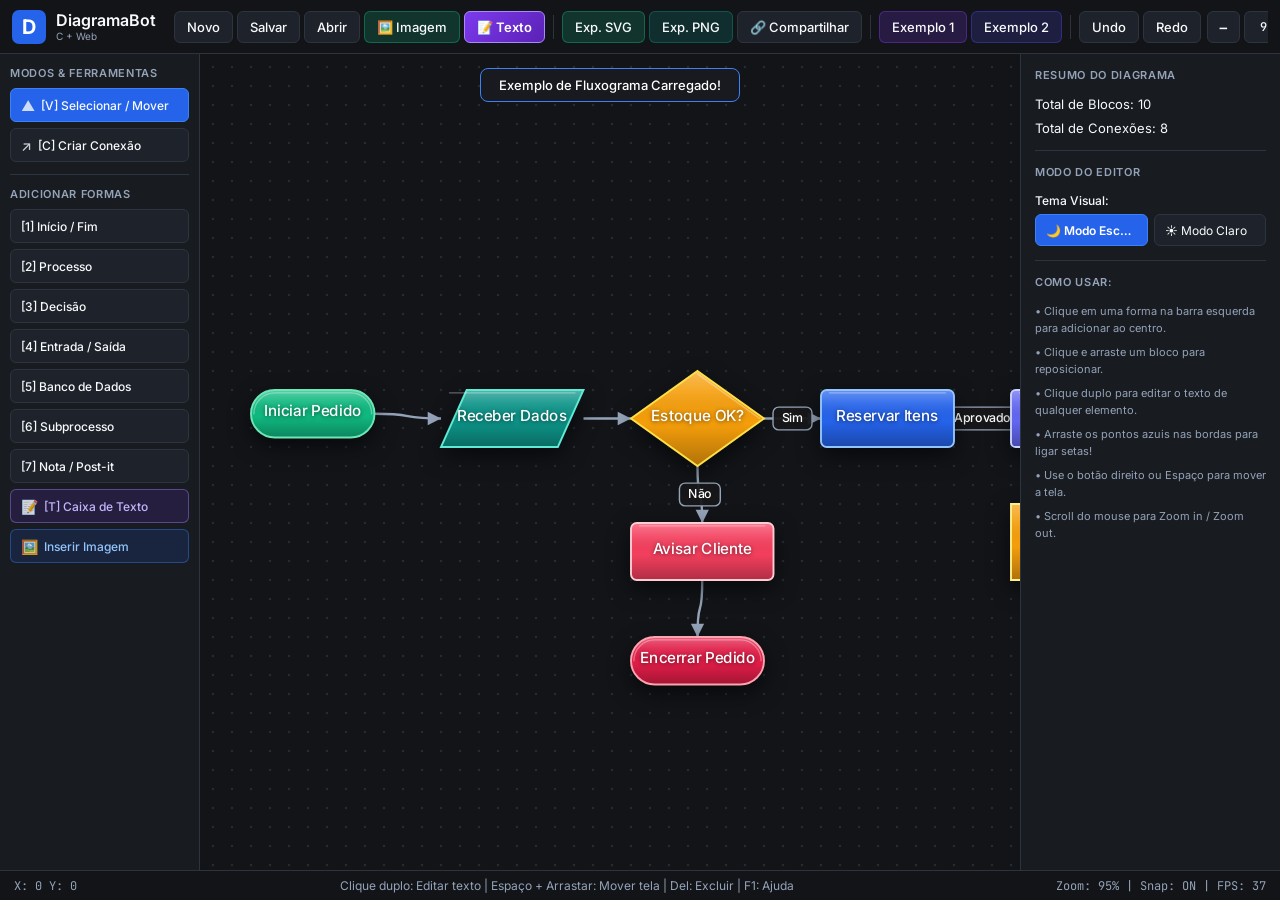
<file: docs/index.html>
<!DOCTYPE html>
<html lang="pt-BR">
<head>
  <meta charset="UTF-8" />
  <meta name="viewport" content="width=device-width, initial-scale=1.0" />
  <title>DiagramaBot — Editor de Fluxogramas em C + Web</title>
  <meta name="description" content="Editor de diagramas e fluxogramas profissional no navegador. Crie, conecte e exporte fluxogramas com canvas infinito, zoom e exportação SVG/PNG." />
  <link rel="preconnect" href="https://fonts.googleapis.com" />
  <link rel="preconnect" href="https://fonts.gstatic.com" crossorigin />
  <link href="https://fonts.googleapis.com/css2?family=Inter:wght@400;500;600;700&family=JetBrains+Mono:wght@400;500&family=Outfit:wght@400;500;600;700&family=Playfair+Display:wght@400;600;700&family=Caveat:wght@400;600;700&display=swap" rel="stylesheet" />
  <link rel="stylesheet" href="style.css" />
</head>
<body>
  <!-- Top Bar -->
  <header id="topbar">
    <div id="logo">
      <div id="logo-icon">D</div>
      <div id="logo-text">
        <span id="logo-name">DiagramaBot</span>
        <span id="logo-sub">C + Web</span>
      </div>
    </div>

    <div id="topbar-actions">
      <div class="btn-group">
        <button class="btn" id="btn-new" title="Novo diagrama">Novo</button>
        <button class="btn" id="btn-save" title="Salvar (Ctrl+S)">Salvar</button>
        <button class="btn" id="btn-load" title="Abrir arquivo">Abrir</button>
        <button class="btn btn-emerald" id="btn-import-img" title="Importar imagem para o quadro (ou arraste/cole com Ctrl+V)">🖼️ Imagem</button>
        <button class="btn btn-text-add" id="btn-add-text" title="Adicionar Caixa de Texto auto-ajustável [T]">📝 Texto</button>
        <input type="file" id="file-input" accept=".diag,.json" style="display:none" />
        <input type="file" id="image-file-input" accept="image/*" style="display:none" />
      </div>

      <div class="separator"></div>

      <div class="btn-group">
        <button class="btn btn-emerald" id="btn-export-svg" title="Exportar SVG">Exp. SVG</button>
        <button class="btn btn-teal" id="btn-export-png" title="Exportar PNG">Exp. PNG</button>
        <button class="btn btn-share" id="btn-share" title="Compartilhar diagrama instantaneamente via Link (URL)">🔗 Compartilhar</button>
      </div>

      <div class="separator"></div>

      <div class="btn-group">
        <button class="btn btn-purple" id="btn-example1" title="Carregar Exemplo 1">Exemplo 1</button>
        <button class="btn btn-indigo" id="btn-example2" title="Carregar Exemplo 2">Exemplo 2</button>
      </div>

      <div class="separator"></div>

      <div class="btn-group">
        <button class="btn" id="btn-undo" title="Desfazer (Ctrl+Z)">Undo</button>
        <button class="btn" id="btn-redo" title="Refazer (Ctrl+Y)">Redo</button>
      </div>

      <div class="btn-group zoom-group">
        <button class="btn icon-btn" id="btn-zoom-out" title="Zoom Out">−</button>
        <button class="btn zoom-label" id="btn-zoom-reset" title="Resetar Zoom">100%</button>
        <button class="btn icon-btn" id="btn-zoom-in" title="Zoom In">+</button>
      </div>

      <div class="btn-group">
        <button class="btn toggle-btn" id="btn-grid" title="Grade">Grid</button>
        <button class="btn toggle-btn" id="btn-snap" title="Snap to Grid">Snap</button>
        <button class="btn toggle-btn btn-theme" id="btn-theme" title="Alternar Modo Claro / Escuro">☀️ Modo Claro</button>
      </div>

      <button class="btn icon-btn" id="btn-help" title="Ajuda (F1)">?</button>
    </div>
  </header>

  <!-- Main Layout -->
  <div id="layout">
    <!-- Left Sidebar -->
    <aside id="sidebar-left">
      <div class="sidebar-section">
        <div class="sidebar-label">MODOS &amp; FERRAMENTAS</div>
        <button class="tool-btn active" id="tool-select" data-tool="select">
          <span class="tool-icon">▲</span> [V] Selecionar / Mover
        </button>
        <button class="tool-btn" id="tool-connect" data-tool="connect">
          <span class="tool-icon">↗</span> [C] Criar Conexão
        </button>
      </div>

      <div class="sidebar-divider"></div>

      <div class="sidebar-section">
        <div class="sidebar-label">ADICIONAR FORMAS</div>
        <button class="shape-btn" data-shape="terminator">[1] Início / Fim</button>
        <button class="shape-btn" data-shape="process">[2] Processo</button>
        <button class="shape-btn" data-shape="decision">[3] Decisão</button>
        <button class="shape-btn" data-shape="data">[4] Entrada / Saída</button>
        <button class="shape-btn" data-shape="database">[5] Banco de Dados</button>
        <button class="shape-btn" data-shape="subprocess">[6] Subprocesso</button>
        <button class="shape-btn" data-shape="note">[7] Nota / Post-it</button>
        <button class="shape-btn shape-btn-text" id="btn-side-text" title="Adicionar Caixa de Texto auto-ajustável [T]">
          <span class="tool-icon">📝</span> [T] Caixa de Texto
        </button>
        <button class="shape-btn shape-btn-image" id="btn-side-import-img" title="Importar imagem do computador ou arraste para o quadro">
          <span class="tool-icon">🖼️</span> Inserir Imagem
        </button>
      </div>
    </aside>

    <!-- Canvas Container -->
    <main id="canvas-container">
      <canvas id="canvas"></canvas>

      <!-- Inline text editor -->
      <div id="text-editor" style="display:none">
        <textarea id="text-input" maxlength="4096" autocomplete="off" spellcheck="false" rows="1"></textarea>
      </div>

      <!-- Drag & Drop Overlay -->
      <div id="drop-overlay" style="display:none">
        <div class="drop-modal-box">
          <div class="drop-icon">🖼️</div>
          <div class="drop-title">Solte a imagem aqui</div>
          <div class="drop-subtitle">Ela será inserida diretamente no seu quadro!</div>
        </div>
      </div>

      <!-- Toast notification -->
      <div id="toast"></div>
    </main>

    <!-- Right Sidebar (Inspector) -->
    <aside id="sidebar-right">
      <div id="inspector-content">
        <!-- Populated by JS -->
      </div>
    </aside>
  </div>

  <!-- Status Bar -->
  <footer id="statusbar">
    <span id="status-coords">X: 0  Y: 0</span>
    <span id="status-tip">Clique duplo: Editar texto  |  Espaço + Arrastar: Mover tela  |  Del: Excluir  |  F1: Ajuda</span>
    <span id="status-right">Zoom: 100%  |  Snap: ON  |  FPS: 60</span>
  </footer>

  <!-- Share Modal -->
  <div id="share-overlay" class="modal-overlay" style="display:none">
    <div id="share-modal" class="modal-card">
      <div class="modal-header">
        <div class="modal-title-wrap">
          <span class="modal-badge-icon">🔗</span>
          <div>
            <h2>Compartilhar Diagrama</h2>
            <p class="modal-subtitle">Qualquer pessoa com este link pode visualizar seu fluxograma instantaneamente</p>
          </div>
        </div>
        <button id="share-close" class="modal-close-btn" title="Fechar">✕</button>
      </div>
      <div class="modal-divider"></div>
      <div class="modal-body">
        <label class="modal-label" for="share-url-input">Link exclusivo do seu diagrama:</label>
        <div class="share-input-row">
          <input type="text" id="share-url-input" readonly spellcheck="false" />
          <button id="share-copy-btn" class="btn btn-accent">Copiar Link</button>
        </div>
        <div class="share-info-badge">
          <span>⚡ <strong>100% Client-Side:</strong> Seu diagrama está compactado dentro do próprio link, sem necessidade de banco de dados ou cadastro!</span>
        </div>
        <div class="modal-actions-row">
          <button id="share-copy-png-btn" class="btn btn-secondary">📋 Copiar Imagem (PNG)</button>
          <button id="share-open-tab-btn" class="btn btn-secondary">↗ Testar em Nova Aba</button>
        </div>
      </div>
    </div>
  </div>

  <!-- Help Modal -->
  <div id="help-overlay" style="display:none">
    <div id="help-modal">
      <div id="help-header">
        <h2>Atalhos do DiagramaBot</h2>
        <button id="help-close">✕</button>
      </div>
      <div id="help-divider"></div>
      <div id="help-shortcuts">
        <div class="shortcut-row"><span class="shortcut-key">Espaço + Arrastar / Botão Direito</span><span class="shortcut-desc">Mover a tela (Pan)</span></div>
        <div class="shortcut-row"><span class="shortcut-key">Scroll do Mouse</span><span class="shortcut-desc">Zoom in / Zoom out</span></div>
        <div class="shortcut-row"><span class="shortcut-key">Clique Duplo no Bloco / Conexão</span><span class="shortcut-desc">Editar texto inline</span></div>
        <div class="shortcut-row"><span class="shortcut-key">Del ou Backspace</span><span class="shortcut-desc">Excluir elemento selecionado</span></div>
        <div class="shortcut-row"><span class="shortcut-key">Ctrl + D</span><span class="shortcut-desc">Duplicar bloco selecionado</span></div>
        <div class="shortcut-row"><span class="shortcut-key">Ctrl + Z / Ctrl + Y</span><span class="shortcut-desc">Desfazer / Refazer alteração</span></div>
        <div class="shortcut-row"><span class="shortcut-key">Ctrl + S</span><span class="shortcut-desc">Salvar diagrama</span></div>
        <div class="shortcut-row"><span class="shortcut-key">Teclas 1 a 7</span><span class="shortcut-desc">Inserir formas rapidamente</span></div>
        <div class="shortcut-row"><span class="shortcut-key">Tecla T ou [8]</span><span class="shortcut-desc">Inserir Caixa de Texto auto-ajustável</span></div>
        <div class="shortcut-row"><span class="shortcut-key">Arrastar Imagem / Ctrl + V</span><span class="shortcut-desc">Importar ou colar imagem no quadro</span></div>
        <div class="shortcut-row"><span class="shortcut-key">Alças dos cantos</span><span class="shortcut-desc">Redimensionar bloco ou imagem selecionada</span></div>
        <div class="shortcut-row"><span class="shortcut-key">Tecla V / C</span><span class="shortcut-desc">Modo Selecionar / Modo Conectar</span></div>
        <div class="shortcut-row"><span class="shortcut-key">Tecla G / S</span><span class="shortcut-desc">Alternar Grid / Alternar Snap</span></div>
        <div class="shortcut-row"><span class="shortcut-key">ESC</span><span class="shortcut-desc">Cancelar conexão ou fechar janela</span></div>
      </div>
      <button id="help-ok" class="btn btn-accent">Entendido</button>
    </div>
  </div>

  <script src="diagram.js"></script>
  <script src="renderer.js"></script>
  <script src="storage.js"></script>
  <script src="templates.js"></script>
  <script src="ui.js"></script>
  <script src="main.js"></script>
</body>
</html>
</file>
<file: docs/style.css>
/* ============================================================
   DiagramaBot Web — style.css
   Dark modern theme, pixel-perfect mirror of the C/Raylib app
   ============================================================ */

*, *::before, *::after { box-sizing: border-box; margin: 0; padding: 0; }

:root {
  --bg-navbar:    #12141800;
  --bg-navbar-s:  #121418;
  --bg-sidebar:   #181b20;
  --bg-panel:     #1e222a;
  --border:       #2d3440;
  --text-primary: #f8fafc;
  --text-muted:   #94a3b8;
  --accent:       #2563eb;
  --accent-hover: #3b82f6;
  --danger:       #e11d48;
  --emerald:      #10b981;
  --teal:         #0d9488;
  --purple:       #7c3aed;
  --indigo:       #4f46e5;
  --amber:        #d97706;
  --topbar-h:     54px;
  --sidebar-l:    200px;
  --sidebar-r:    260px;
  --statusbar-h:  30px;
}

html, body {
  width: 100%;
  height: 100%;
  overflow: hidden;
  font-family: 'Inter', sans-serif;
  background: #121418;
  color: var(--text-primary);
  font-size: 14px;
  user-select: none;
}

/* ── TOP BAR ── */
#topbar {
  position: fixed;
  top: 0; left: 0; right: 0;
  height: var(--topbar-h);
  background: var(--bg-navbar-s);
  border-bottom: 1.5px solid var(--border);
  display: flex;
  align-items: center;
  padding: 0 12px;
  gap: 8px;
  z-index: 100;
}

#logo {
  display: flex;
  align-items: center;
  gap: 10px;
  margin-right: 10px;
}

#logo-icon {
  width: 34px;
  height: 34px;
  background: var(--accent);
  border-radius: 7px;
  display: flex;
  align-items: center;
  justify-content: center;
  font-size: 20px;
  font-weight: 700;
  color: #fff;
  flex-shrink: 0;
}

#logo-text {
  display: flex;
  flex-direction: column;
  line-height: 1.2;
}
#logo-name { font-size: 16px; font-weight: 600; }
#logo-sub  { font-size: 10px; color: var(--text-muted); }

#topbar-actions {
  display: flex;
  align-items: center;
  gap: 6px;
  flex-wrap: nowrap;
  overflow-x: auto;
}

.btn-group { display: flex; align-items: center; gap: 4px; }

.btn {
  height: 32px;
  padding: 0 12px;
  border: 1.5px solid var(--border);
  border-radius: 6px;
  background: var(--bg-panel);
  color: var(--text-primary);
  cursor: pointer;
  font-family: 'Inter', sans-serif;
  font-size: 13px;
  font-weight: 500;
  transition: background 0.15s, border-color 0.15s, transform 0.08s;
  white-space: nowrap;
  display: flex;
  align-items: center;
  gap: 4px;
}
.btn:hover { background: #252b36; border-color: #3d4757; }
.btn:active { transform: scale(0.96); }

.btn.active, .btn.toggle-btn.active { background: var(--accent); border-color: var(--accent-hover); }

.icon-btn { padding: 0 10px; font-size: 16px; }
.zoom-label { min-width: 52px; justify-content: center; font-family: 'JetBrains Mono', monospace; font-size: 12px; }

.btn-emerald { background: rgba(16,185,129,.2); border-color: rgba(16,185,129,.4); }
.btn-emerald:hover { background: rgba(16,185,129,.35); }
.btn-teal    { background: rgba(13,148,136,.2); border-color: rgba(13,148,136,.4); }
.btn-teal:hover { background: rgba(13,148,136,.35); }
.btn-purple  { background: rgba(124,58,237,.2); border-color: rgba(124,58,237,.4); }
.btn-purple:hover { background: rgba(124,58,237,.35); }
.btn-indigo  { background: rgba(79,70,229,.2); border-color: rgba(79,70,229,.4); }
.btn-indigo:hover { background: rgba(79,70,229,.35); }
.btn-accent  { background: var(--accent); border-color: var(--accent-hover); color: #fff; }
.btn-accent:hover { background: var(--accent-hover); }

.separator {
  width: 1px;
  height: 24px;
  background: var(--border);
  margin: 0 2px;
  flex-shrink: 0;
}

/* ── MAIN LAYOUT ── */
#layout {
  position: fixed;
  top: var(--topbar-h);
  left: 0;
  right: 0;
  bottom: var(--statusbar-h);
  display: flex;
}

/* ── SIDEBARS ── */
aside {
  background: var(--bg-sidebar);
  flex-shrink: 0;
  overflow-y: auto;
  overflow-x: hidden;
  z-index: 50;
}

#sidebar-left {
  width: var(--sidebar-l);
  border-right: 1.5px solid var(--border);
  padding: 12px 10px;
}

#sidebar-right {
  width: var(--sidebar-r);
  border-left: 1.5px solid var(--border);
  padding: 14px 14px;
}

.sidebar-label {
  font-size: 11px;
  font-weight: 600;
  color: var(--text-muted);
  letter-spacing: 0.06em;
  margin-bottom: 8px;
}

.sidebar-section { margin-bottom: 4px; }

.sidebar-divider {
  height: 1px;
  background: var(--border);
  margin: 12px 0;
}

.tool-btn, .shape-btn {
  width: 100%;
  height: 34px;
  border: 1.5px solid var(--border);
  border-radius: 6px;
  background: var(--bg-panel);
  color: var(--text-primary);
  cursor: pointer;
  font-family: 'Inter', sans-serif;
  font-size: 12px;
  font-weight: 500;
  text-align: left;
  padding: 0 10px;
  margin-bottom: 6px;
  transition: background 0.15s, border-color 0.15s;
  display: flex;
  align-items: center;
  gap: 6px;
}

.tool-btn:hover, .shape-btn:hover { background: #252b36; border-color: #3d4757; }
.tool-btn.active { background: var(--accent); border-color: var(--accent-hover); }

.tool-icon { font-size: 14px; opacity: .8; }

/* ── CANVAS ── */
#canvas-container {
  flex: 1;
  position: relative;
  overflow: hidden;
  background: #121418;
}

#canvas {
  position: absolute;
  top: 0; left: 0;
  display: block;
  cursor: default;
}

/* ── INLINE TEXT EDITOR ── */
#text-editor {
  position: absolute;
  z-index: 200;
  pointer-events: none;
}

#text-editor.visible { pointer-events: auto; }

#text-input {
  width: 100%;
  height: 100%;
  background: rgba(24,27,32,.97);
  border: 2px solid var(--accent-hover);
  border-radius: 6px;
  color: #fff;
  font-family: 'Inter', sans-serif;
  font-size: 14px;
  text-align: center;
  outline: none;
  padding: 0 8px;
  box-shadow: 0 0 0 3px rgba(59,130,246,.25);
}

/* ── TOAST ── */
#toast {
  position: absolute;
  top: 14px;
  left: 50%;
  transform: translateX(-50%);
  background: rgba(24,27,32,.96);
  border: 1.5px solid var(--accent-hover);
  border-radius: 8px;
  color: #fff;
  font-size: 13px;
  font-weight: 500;
  padding: 8px 18px;
  pointer-events: none;
  opacity: 0;
  transition: opacity 0.2s;
  z-index: 300;
  white-space: nowrap;
}
#toast.visible { opacity: 1; }

/* ── STATUS BAR ── */
#statusbar {
  position: fixed;
  bottom: 0; left: 0; right: 0;
  height: var(--statusbar-h);
  background: var(--bg-navbar-s);
  border-top: 1px solid var(--border);
  display: flex;
  align-items: center;
  justify-content: space-between;
  padding: 0 14px;
  font-size: 12px;
  color: var(--text-muted);
  font-family: 'JetBrains Mono', monospace;
  z-index: 100;
}
#status-tip { text-align: center; font-family: 'Inter', sans-serif; }

/* ── INSPECTOR (right sidebar) ── */
.inspector-title {
  font-size: 11px;
  font-weight: 600;
  color: var(--text-muted);
  letter-spacing: .06em;
  margin-bottom: 14px;
}

.inspector-row { margin-bottom: 14px; }
.inspector-row label {
  display: block;
  font-size: 12px;
  color: var(--text-primary);
  margin-bottom: 6px;
  font-weight: 500;
}

.inspector-btn {
  width: 100%;
  height: 32px;
  border: 1.5px solid var(--border);
  border-radius: 6px;
  background: var(--bg-panel);
  color: var(--text-primary);
  cursor: pointer;
  font-family: 'Inter', sans-serif;
  font-size: 12px;
  text-align: left;
  padding: 0 10px;
  overflow: hidden;
  text-overflow: ellipsis;
  white-space: nowrap;
  transition: background 0.12s;
}
.inspector-btn:hover { background: #252b36; }
.inspector-btn.active {
  background: var(--accent) !important;
  color: #fff !important;
  border-color: var(--accent-hover) !important;
  font-weight: 600;
}

.btn-theme.is-white {
  background: #f8fafc;
  color: #0f172a;
  border-color: #cbd5e1;
  font-weight: 600;
}
.btn-theme.is-white:hover {
  background: #e2e8f0;
  border-color: #94a3b8;
}

.inspector-danger {
  width: 100%;
  height: 32px;
  border: 1.5px solid rgba(225,29,72,.5);
  border-radius: 6px;
  background: rgba(225,29,72,.15);
  color: #fda4af;
  cursor: pointer;
  font-family: 'Inter', sans-serif;
  font-size: 12px;
  font-weight: 500;
  transition: background 0.12s;
}
.inspector-danger:hover { background: rgba(225,29,72,.3); }

.inspector-divider { height: 1px; background: var(--border); margin: 14px 0; }

/* Color palette */
.color-palette {
  display: grid;
  grid-template-columns: repeat(4, 1fr);
  gap: 6px;
}
.color-swatch {
  height: 26px;
  border-radius: 5px;
  border: 1.5px solid var(--border);
  cursor: pointer;
  transition: transform 0.1s, border-color 0.1s;
}
.color-swatch:hover { transform: scale(1.1); }
.color-swatch.selected { border-color: #fff; border-width: 2px; }

/* Size buttons */
.size-btns { display: flex; gap: 6px; }
.size-btn {
  flex: 1;
  height: 28px;
  border: 1.5px solid var(--border);
  border-radius: 6px;
  background: var(--bg-panel);
  color: var(--text-primary);
  cursor: pointer;
  font-size: 12px;
  transition: background 0.12s;
}
.size-btn:hover { background: #252b36; }

/* Chips */
.chips { display: flex; gap: 4px; }
.chip {
  flex: 1;
  height: 26px;
  border: 1.5px solid var(--border);
  border-radius: 5px;
  background: var(--bg-panel);
  color: var(--text-muted);
  cursor: pointer;
  font-size: 11px;
  font-weight: 500;
  transition: background 0.1s, color 0.1s;
}
.chip:hover { background: var(--accent); color: #fff; border-color: var(--accent-hover); }

/* Summary / Tips */
.summary-stat { font-size: 13px; margin-bottom: 8px; color: var(--text-primary); }
.tip { font-size: 11px; color: var(--text-muted); margin-bottom: 8px; line-height: 1.5; }

/* ── HELP MODAL ── */
#help-overlay {
  position: fixed;
  inset: 0;
  background: rgba(0,0,0,.7);
  z-index: 1000;
  display: flex;
  align-items: center;
  justify-content: center;
}

#help-modal {
  width: 540px;
  background: var(--bg-sidebar);
  border: 1.5px solid var(--accent);
  border-radius: 10px;
  padding: 24px;
  animation: modal-in .18s ease;
}

@keyframes modal-in {
  from { opacity: 0; transform: scale(.95) translateY(-10px); }
  to   { opacity: 1; transform: scale(1) translateY(0); }
}

#help-header {
  display: flex;
  align-items: center;
  justify-content: space-between;
  margin-bottom: 16px;
}
#help-header h2 { font-size: 18px; font-weight: 600; }
#help-close {
  width: 28px; height: 28px;
  border: 1.5px solid var(--border);
  border-radius: 6px;
  background: var(--bg-panel);
  color: var(--text-muted);
  cursor: pointer;
  font-size: 14px;
}
#help-close:hover { color: #fff; background: var(--danger); border-color: transparent; }

#help-divider { height: 1px; background: var(--border); margin-bottom: 16px; }

.shortcut-row {
  display: flex;
  gap: 12px;
  margin-bottom: 12px;
  align-items: baseline;
}
.shortcut-key {
  font-size: 13px;
  color: var(--accent-hover);
  font-family: 'JetBrains Mono', monospace;
  min-width: 270px;
  flex-shrink: 0;
}
.shortcut-desc { font-size: 13px; color: var(--text-muted); }

#help-ok {
  display: block;
  margin: 20px auto 0;
  padding: 0 32px;
  height: 36px;
}

/* ── SCROLLBAR ── */
::-webkit-scrollbar { width: 6px; }
::-webkit-scrollbar-track { background: transparent; }
::-webkit-scrollbar-thumb { background: var(--border); border-radius: 3px; }
::-webkit-scrollbar-thumb:hover { background: #3d4757; }

/* ── LIGHT THEME COMPLETE UI STYLES ── */
body.light-theme {
  --bg-navbar-s:  #ffffff;
  --bg-sidebar:   #f8fafc;
  --bg-panel:     #f1f5f9;
  --border:       #e2e8f0;
  --text-primary: #0f172a;
  --text-muted:   #64748b;
  background:     #ffffff;
}

body.light-theme #topbar {
  background: #ffffff;
  border-bottom: 1.5px solid #e2e8f0;
  box-shadow: 0 1px 3px rgba(0,0,0,0.06);
}

body.light-theme aside {
  background: #f8fafc;
}

body.light-theme #sidebar-left {
  border-right: 1.5px solid #e2e8f0;
}

body.light-theme #sidebar-right {
  border-left: 1.5px solid #e2e8f0;
}

body.light-theme #statusbar {
  background: #f8fafc;
  border-top: 1.5px solid #e2e8f0;
  color: #64748b;
}

body.light-theme .btn {
  background: #ffffff;
  border-color: #cbd5e1;
  color: #1e293b;
}

body.light-theme .btn:hover {
  background: #f1f5f9;
  border-color: #94a3b8;
}

body.light-theme .tool-btn,
body.light-theme .shape-btn {
  background: #ffffff;
  border-color: #e2e8f0;
  color: #1e293b;
}

body.light-theme .tool-btn:hover,
body.light-theme .shape-btn:hover {
  background: #f1f5f9;
  border-color: #cbd5e1;
}

body.light-theme .tool-btn.active {
  background: var(--accent);
  color: #ffffff;
  border-color: var(--accent-hover);
}

body.light-theme .inspector-btn {
  background: #ffffff;
  border-color: #cbd5e1;
  color: #1e293b;
}

body.light-theme .inspector-btn:hover {
  background: #f1f5f9;
}

body.light-theme .inspector-btn.active {
  background: var(--accent) !important;
  color: #ffffff !important;
  border-color: var(--accent-hover) !important;
}

body.light-theme .chip {
  background: #ffffff;
  border-color: #cbd5e1;
  color: #334155;
}

body.light-theme .chip:hover {
  background: var(--accent);
  color: #ffffff;
}

body.light-theme .modal {
  background: #ffffff;
  color: #0f172a;
  border-color: #e2e8f0;
}

body.light-theme .modal-header h3 {
  color: #0f172a;
}

body.light-theme .modal-subtitle {
  color: #64748b;
}

body.light-theme .share-url-box input {
  background: #f8fafc;
  border-color: #cbd5e1;
  color: #0f172a;
}

body.light-theme #help-modal {
  background: #ffffff;
  border-color: #cbd5e1;
  color: #0f172a;
}

/* ── DRAG & DROP IMAGE OVERLAY ── */
#drop-overlay {
  position: absolute;
  inset: 0;
  background: rgba(15, 23, 42, 0.78);
  backdrop-filter: blur(6px);
  -webkit-backdrop-filter: blur(6px);
  z-index: 99;
  display: flex;
  align-items: center;
  justify-content: center;
  pointer-events: none;
}

.drop-modal-box {
  border: 2.5px dashed var(--accent-hover);
  background: rgba(30, 41, 59, 0.90);
  border-radius: 16px;
  padding: 36px 56px;
  display: flex;
  flex-direction: column;
  align-items: center;
  gap: 12px;
  box-shadow: 0 20px 40px rgba(0, 0, 0, 0.5), 0 0 30px rgba(59, 130, 246, 0.25);
  transform: scale(1.02);
  transition: transform 0.2s ease;
}

.drop-icon {
  font-size: 52px;
  filter: drop-shadow(0 4px 10px rgba(0,0,0,0.4));
  animation: drop-bounce 1.2s infinite ease-in-out;
}

@keyframes drop-bounce {
  0%, 100% { transform: translateY(0); }
  50% { transform: translateY(-8px); }
}

.drop-title {
  font-size: 20px;
  font-weight: 700;
  color: #ffffff;
  letter-spacing: -0.01em;
}

.drop-subtitle {
  font-size: 14px;
  color: var(--text-muted);
}

body.light-theme #drop-overlay {
  background: rgba(248, 250, 252, 0.82);
}

body.light-theme .drop-modal-box {
  background: rgba(255, 255, 255, 0.95);
  border-color: var(--accent);
  box-shadow: 0 20px 40px rgba(15, 23, 42, 0.12), 0 0 25px rgba(37, 99, 235, 0.2);
}

body.light-theme .drop-title {
  color: #0f172a;
}

/* ── IMAGE INSPECTOR STYLES ── */
.inspector-img-preview-wrap {
  display: flex;
  flex-direction: column;
  align-items: center;
  margin-bottom: 12px;
  background: rgba(0, 0, 0, 0.2);
  border: 1px solid var(--border);
  border-radius: 8px;
  padding: 8px;
}

body.light-theme .inspector-img-preview-wrap {
  background: #f1f5f9;
  border-color: #cbd5e1;
}

.inspector-img-thumb {
  max-width: 100%;
  max-height: 120px;
  object-fit: contain;
  border-radius: 6px;
  box-shadow: 0 2px 6px rgba(0,0,0,0.3);
}

.shape-btn-image {
  background: rgba(37, 99, 235, 0.15) !important;
  border-color: rgba(59, 130, 246, 0.4) !important;
  color: #93c5fd !important;
  margin-top: 6px;
}

.shape-btn-image:hover {
  background: rgba(37, 99, 235, 0.28) !important;
  border-color: var(--accent-hover) !important;
  color: #ffffff !important;
}

body.light-theme .shape-btn-image {
  background: rgba(37, 99, 235, 0.08) !important;
  border-color: rgba(37, 99, 235, 0.3) !important;
  color: #2563eb !important;
}

body.light-theme .shape-btn-image:hover {
  background: rgba(37, 99, 235, 0.16) !important;
  color: #1d4ed8 !important;
}

/* ── TEXT NODE / CAIXA DE TEXTO BUTTON ── */
.btn-text-add {
  background: linear-gradient(135deg, #7c3aed 0%, #5b21b6 100%);
  color: #ffffff;
  border-color: #a78bfa;
  font-weight: 600;
}
.btn-text-add:hover {
  background: linear-gradient(135deg, #6d28d9 0%, #4c1d95 100%);
  border-color: #c4b5fd;
  box-shadow: 0 0 14px rgba(139, 92, 246, 0.5);
}

.shape-btn-text {
  background: rgba(124, 58, 237, 0.15) !important;
  border-color: rgba(167, 139, 250, 0.4) !important;
  color: #c4b5fd !important;
  margin-top: 6px;
}
.shape-btn-text:hover {
  background: rgba(124, 58, 237, 0.30) !important;
  border-color: #a78bfa !important;
  color: #ffffff !important;
}
body.light-theme .shape-btn-text {
  background: rgba(109, 40, 217, 0.08) !important;
  border-color: rgba(109, 40, 217, 0.3) !important;
  color: #6d28d9 !important;
}
body.light-theme .shape-btn-text:hover {
  background: rgba(109, 40, 217, 0.16) !important;
  color: #4c1d95 !important;
}

/* ── TEXT-EDITOR (inline textarea) ── */
#text-editor textarea {
  width: 100%;
  height: 100%;
  background: rgba(15, 23, 42, 0.72);
  backdrop-filter: blur(4px);
  color: #f1f5f9;
  border: 1.5px solid rgba(167, 139, 250, 0.6);
  border-radius: 6px;
  padding: 6px 10px;
  font-family: inherit;
  font-size: 14px;
  font-weight: 500;
  resize: none;
  outline: none;
  box-sizing: border-box;
  overflow: hidden;
  white-space: pre-wrap;
  word-wrap: break-word;
  min-height: 32px;
  line-height: 1.5;
}
#text-editor textarea:focus {
  border-color: #a78bfa;
  box-shadow: 0 0 0 2px rgba(167, 139, 250, 0.25);
}

/* ── TEXT INSPECTOR CLASSES ── */
.inspector-textarea {
  width: 100%;
  min-height: 80px;
  background: rgba(0, 0, 0, 0.2);
  border: 1.5px solid var(--border);
  border-radius: 8px;
  color: var(--text);
  font-family: inherit;
  font-size: 13px;
  padding: 8px 10px;
  resize: vertical;
  box-sizing: border-box;
  line-height: 1.55;
  outline: none;
  transition: border-color 0.15s;
}
.inspector-textarea:focus {
  border-color: var(--accent-hover);
  box-shadow: 0 0 0 2px rgba(96, 165, 250, 0.18);
}
body.light-theme .inspector-textarea {
  background: #ffffff;
  border-color: #cbd5e1;
  color: #0f172a;
}

.inspector-select {
  width: 100%;
  background: rgba(0, 0, 0, 0.25);
  border: 1.5px solid var(--border);
  border-radius: 7px;
  color: var(--text);
  font-family: inherit;
  font-size: 13px;
  padding: 6px 10px;
  cursor: pointer;
  outline: none;
  transition: border-color 0.15s;
}
.inspector-select:focus {
  border-color: var(--accent-hover);
}
body.light-theme .inspector-select {
  background: #ffffff;
  border-color: #cbd5e1;
  color: #0f172a;
}

.inspector-badge {
  display: inline-flex;
  align-items: center;
  gap: 4px;
  background: rgba(59, 130, 246, 0.15);
  border: 1px solid rgba(96, 165, 250, 0.3);
  color: #93c5fd;
  border-radius: 20px;
  padding: 2px 10px;
  font-size: 11px;
  font-weight: 600;
  letter-spacing: 0.02em;
}

.inspector-badge-autofit {
  background: rgba(16, 185, 129, 0.15);
  border-color: rgba(52, 211, 153, 0.3);
  color: #6ee7b7;
}

.chips-row {
  display: flex;
  flex-wrap: wrap;
  gap: 5px;
  align-items: center;
}

.chip {
  background: rgba(0, 0, 0, 0.2);
  border: 1.5px solid var(--border);
  border-radius: 6px;
  color: var(--text-muted);
  font-size: 12px;
  font-weight: 500;
  padding: 3px 10px;
  cursor: pointer;
  transition: all 0.15s;
  font-family: inherit;
}
.chip:hover {
  background: rgba(96, 165, 250, 0.15);
  border-color: var(--accent);
  color: var(--text);
}
.chip.active {
  background: var(--accent);
  border-color: var(--accent-hover);
  color: #ffffff;
  font-weight: 600;
}
body.light-theme .chip {
  background: #ffffff;
  border-color: #cbd5e1;
  color: #334155;
}
body.light-theme .chip:hover {
  background: var(--accent);
  color: #ffffff;
}

.color-palette {
  display: flex;
  flex-wrap: wrap;
  gap: 5px;
  align-items: center;
}

.color-swatch {
  width: 22px;
  height: 22px;
  border-radius: 50%;
  border: 2px solid transparent;
  cursor: pointer;
  transition: transform 0.12s, border-color 0.12s;
  padding: 0;
}
.color-swatch:hover {
  transform: scale(1.18);
  border-color: rgba(255, 255, 255, 0.6);
}
.color-swatch.selected {
  border-color: #ffffff;
  box-shadow: 0 0 0 2px var(--accent);
  transform: scale(1.12);
}

.color-swatch-trans {
  width: 22px;
  height: 22px;
  border-radius: 50%;
  border: 2px solid rgba(100, 116, 139, 0.5);
  background: repeating-conic-gradient(#cbd5e1 0% 25%, #64748b 0% 50%) 0 0 / 8px 8px;
  cursor: pointer;
  font-size: 11px;
  display: flex;
  align-items: center;
  justify-content: center;
  transition: transform 0.12s, border-color 0.12s;
  padding: 0;
}
.color-swatch-trans:hover {
  transform: scale(1.18);
  border-color: rgba(255, 255, 255, 0.6);
}
.color-swatch-trans.selected {
  border-color: #ffffff;
  box-shadow: 0 0 0 2px var(--accent);
}

.custom-color-input {
  width: 22px;
  height: 22px;
  border-radius: 50%;
  border: 2px solid var(--border);
  cursor: pointer;
  padding: 0;
  background: none;
  overflow: hidden;
  transition: transform 0.12s;
}
.custom-color-input:hover {
  transform: scale(1.18);
  border-color: var(--accent-hover);
}

.font-size-row {
  display: flex;
  align-items: center;
  gap: 5px;
  flex-wrap: wrap;
}

.font-size-counter {
  display: flex;
  align-items: center;
  background: rgba(0, 0, 0, 0.2);
  border: 1.5px solid var(--border);
  border-radius: 7px;
  overflow: hidden;
}
.font-size-counter button {
  background: none;
  border: none;
  color: var(--text);
  font-size: 16px;
  font-weight: 700;
  padding: 2px 10px;
  cursor: pointer;
  transition: background 0.12s;
  font-family: inherit;
}
.font-size-counter button:hover {
  background: rgba(96, 165, 250, 0.18);
}
.font-size-counter span {
  min-width: 34px;
  text-align: center;
  font-size: 13px;
  font-weight: 600;
  color: var(--text);
  border-left: 1px solid var(--border);
  border-right: 1px solid var(--border);
  padding: 2px 4px;
}
body.light-theme .font-size-counter {
  background: #ffffff;
  border-color: #cbd5e1;
}
body.light-theme .font-size-counter span {
  border-color: #cbd5e1;
}
</file>
